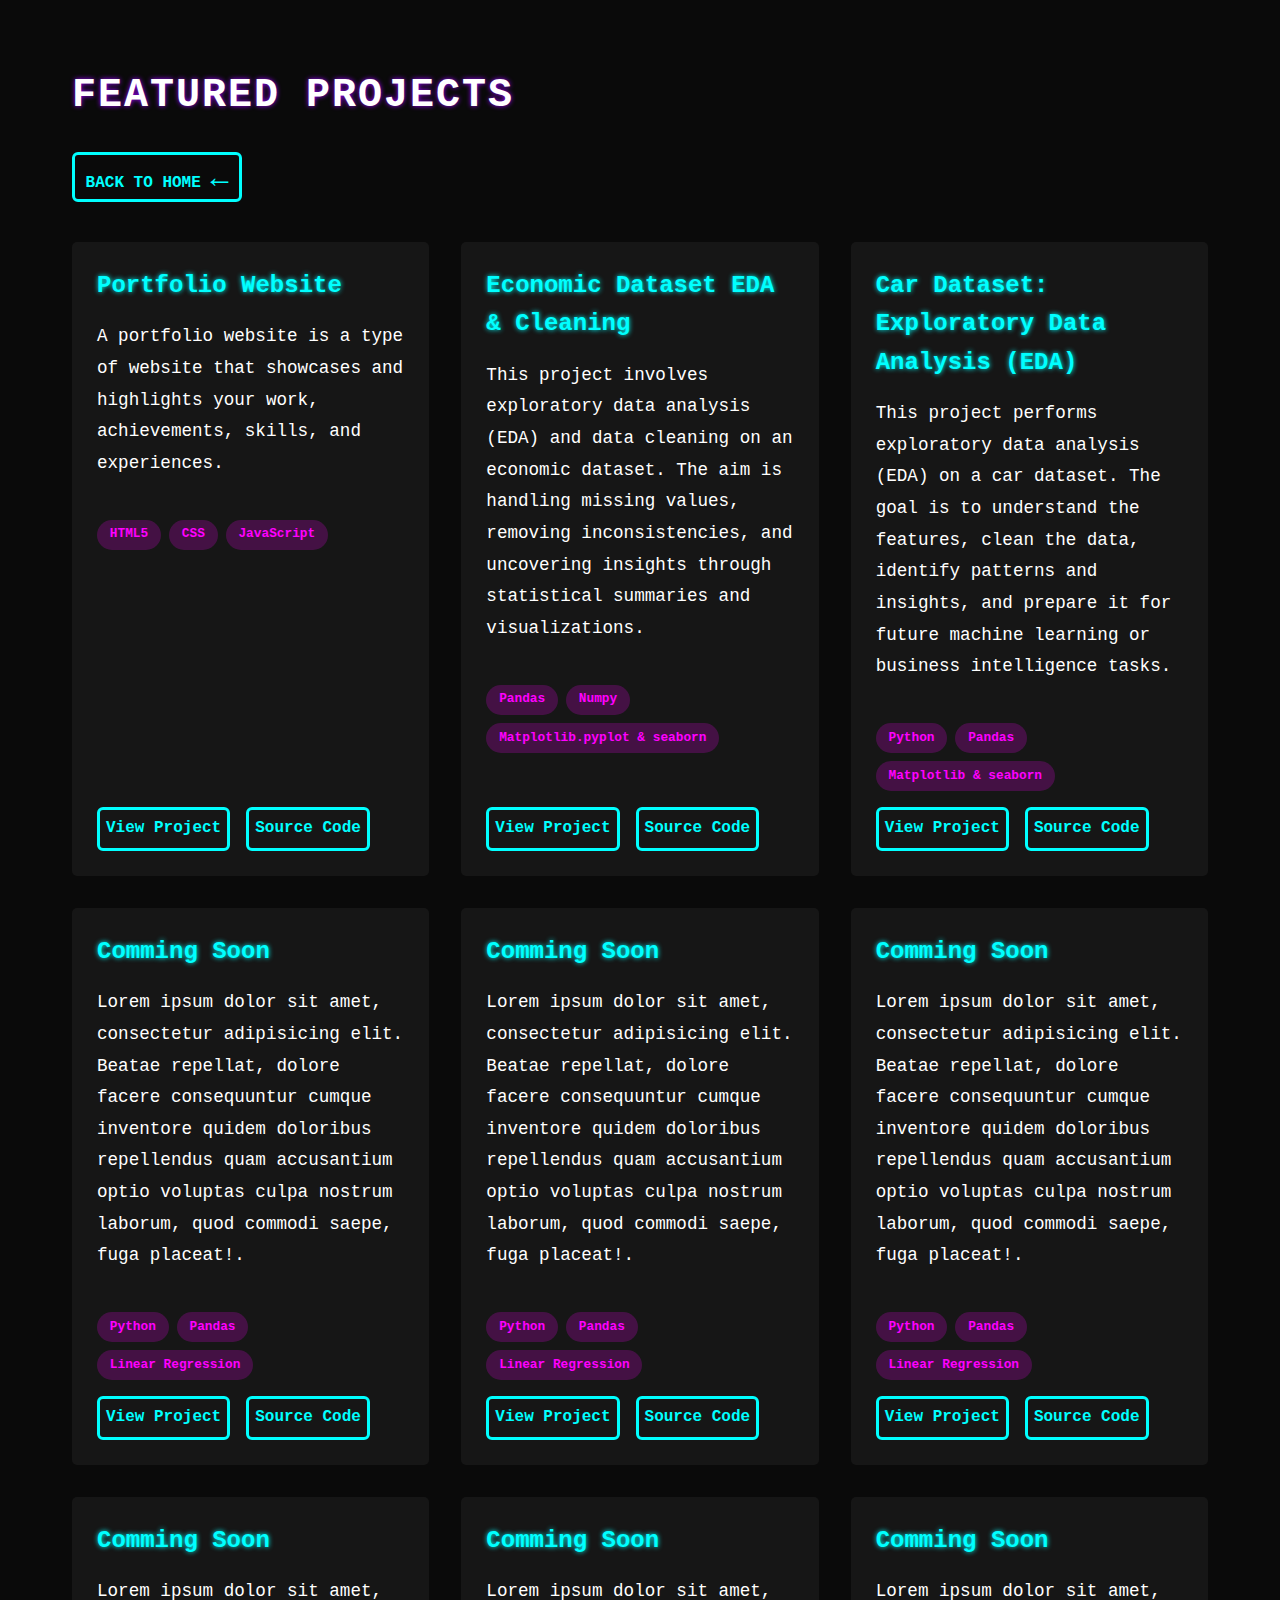
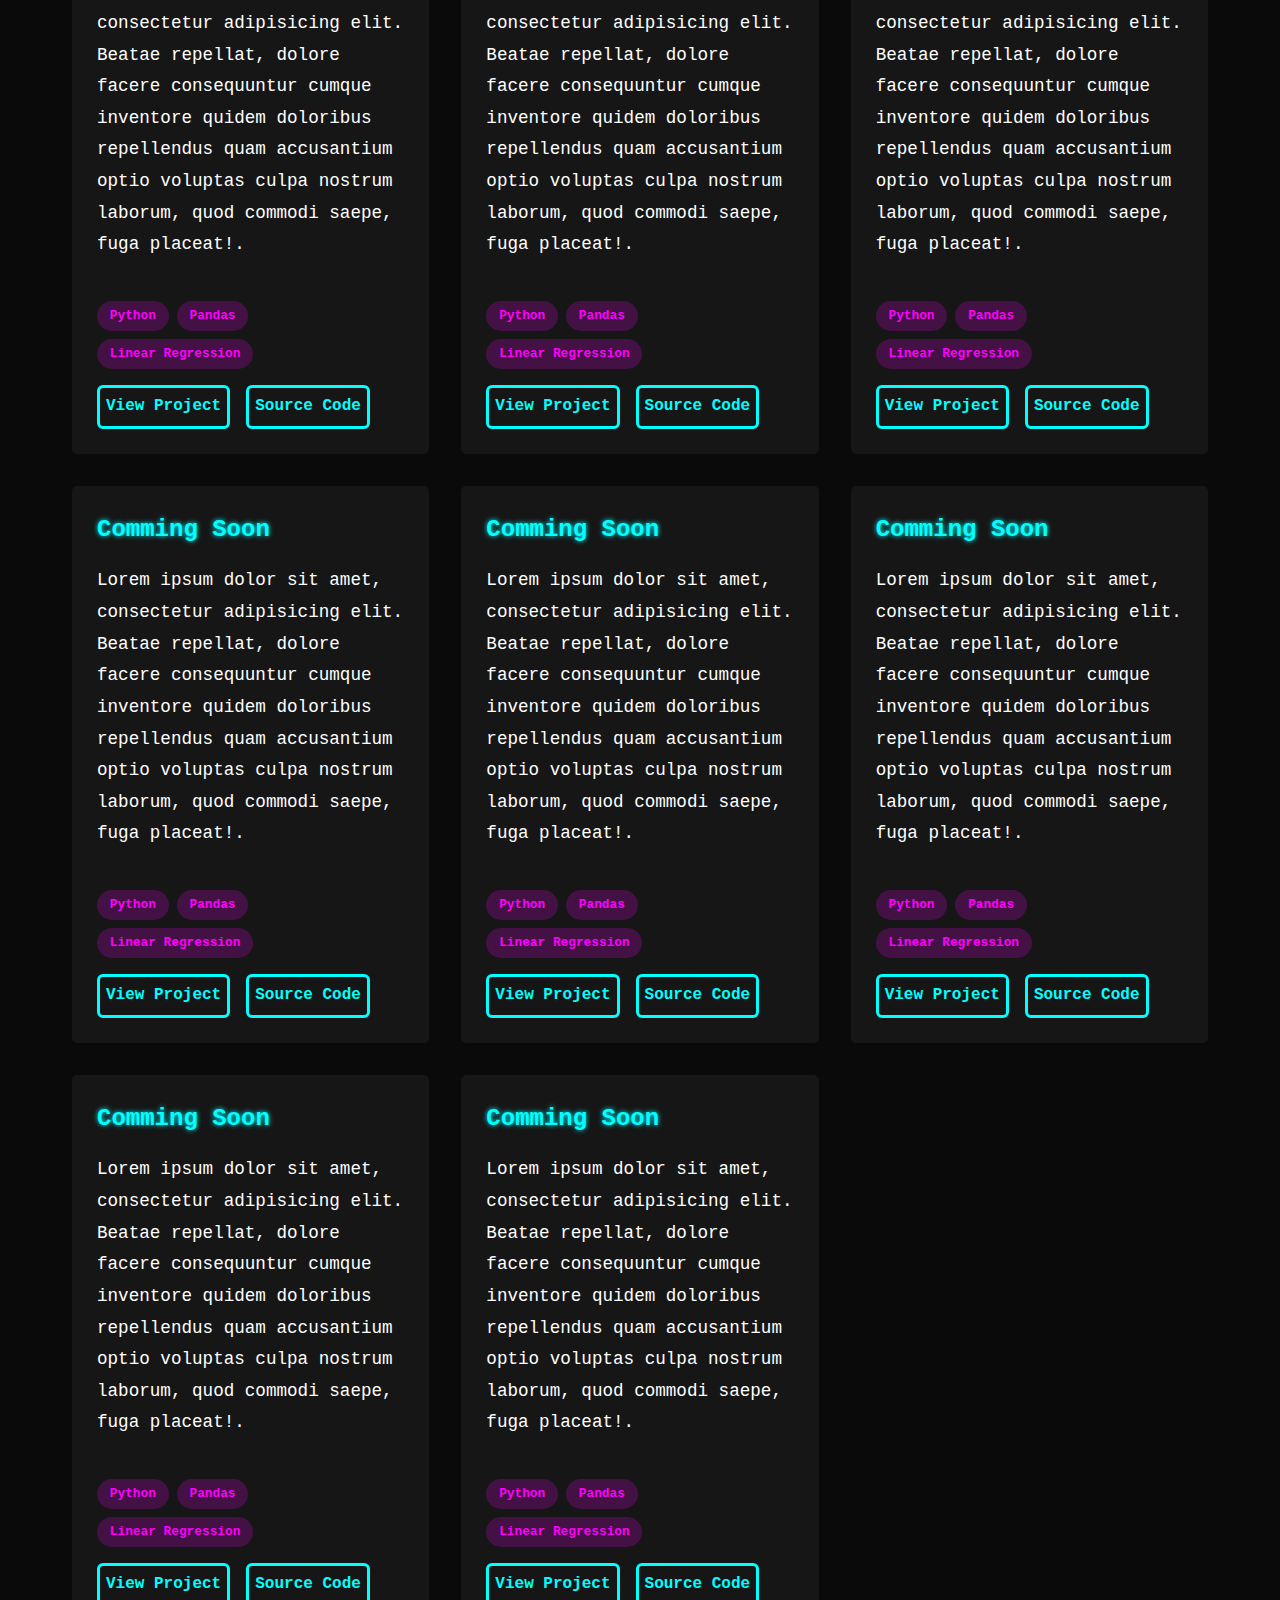
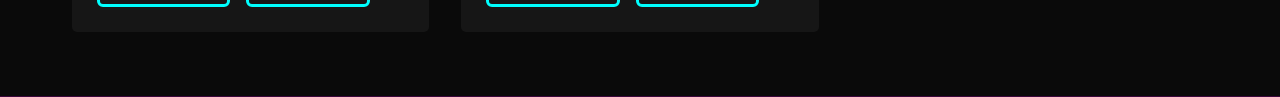
<file: assets/projects/projects.html>
<!DOCTYPE html>
<html lang="en">
<head>
    <meta charset="UTF-8">
    <meta name="viewport" content="width=device-width, initial-scale=1.0">
    <title>Projects</title>
    <link rel="stylesheet" href="../css/style.css">
    <style>
        /* project more */

        /* back to home */
        .center-box-back{
            display: flex;
            align-items: center;
            justify-content: left;
        }
        .back-home{
            height: 50px;
            width: 170px;
            text-align: center;
            margin-bottom: 40px;
            padding: 0;
        }
        .back-home:hover{
            color: var(--neon-pink);
            text-shadow: 0 0 5px var(--neon-pink);
            cursor: pointer;
        }

        .arrow{
            font-size: 30px;
            text-align: center;
        }
    </style>
</head>
<body>
        <!-- Projects Section -->
        <section id="projects">
            <div class="container">
                <h2>Featured Projects</h2>
                <div class="center-box-back">
                <a href="../../index.html" class="project-link back-home" id="viewMoreLink" >BACK TO HOME <span class="arrow">←</span></a>
                </div>
                <div class="projects-grid">
                    <div class="project-card">
                        <div class="project-title">Portfolio Website</div>
                        <p>A portfolio website is a type of website that showcases and highlights your work, achievements, skills, and experiences.</p>
                        <div class="project-tags">
                            <span class="project-tag">HTML5</span>
                            <span class="project-tag">CSS</span>
                            <span class="project-tag">JavaScript</span>
                        </div>
                        <div class="project-links">
                            <a href="https://www.tamangyubraj.com.np/" class="project-link" target="_blank">View Project</a>
                            <a href="https://github.com/Yubraj-Tamang/my_portfolio.git" class="project-link">Source Code</a>
                        </div>
                    </div>
                    <div class="project-card">
                        <div class="project-title">Economic Dataset EDA & Cleaning</div>
                        <p>This project involves exploratory data analysis (EDA) and data cleaning on an economic dataset. The aim is handling missing values, removing inconsistencies, and uncovering insights through statistical summaries and visualizations.</p>
                        <div class="project-tags">
                            <span class="project-tag">Pandas</span>
                            <span class="project-tag">Numpy</span>
                            <span class="project-tag">Matplotlib.pyplot & seaborn</span>
                        </div>
                        <div class="project-links">
                            <a href="https://github.com/Yubraj-Tamang/economic_Dataset_EDA-_Cleaning.git" class="project-link">View Project</a>
                            <a href="https://github.com/Yubraj-Tamang/economic_Dataset_EDA-_Cleaning.git" class="project-link">Source Code</a>
                        </div>
                    </div>
                    <div class="project-card">
                        <div class="project-title">Car Dataset: Exploratory Data Analysis (EDA)</div>
                        <p>This project performs exploratory data analysis (EDA) on a car dataset. The goal is to understand the features, clean the data, identify patterns and insights, and prepare it for future machine learning or business intelligence tasks.</p>
                        <div class="project-tags">
                            <span class="project-tag">Python</span>
                            <span class="project-tag">Pandas</span>
                            <span class="project-tag">Matplotlib & seaborn</span>
                        </div>
                        <div class="project-links">
                            <a href="https://github.com/Yubraj-Tamang/car_dataset_explonary-_data_ansysis.git" class="project-link">View Project</a>
                            <a href="https://github.com/Yubraj-Tamang/car_dataset_explonary-_data_ansysis.git" class="project-link">Source Code</a>
                        </div>
                    </div>
                          <div class="project-card">
                        <div class="project-title">Comming Soon</div>
                        <p>Lorem ipsum dolor sit amet, consectetur adipisicing elit. Beatae repellat, dolore facere consequuntur cumque inventore quidem doloribus repellendus quam accusantium optio voluptas culpa nostrum laborum, quod commodi saepe, fuga placeat!.</p>
                        <div class="project-tags">
                            <span class="project-tag">Python</span>
                            <span class="project-tag">Pandas</span>
                            <span class="project-tag">Linear Regression</span>
                        </div>
                        <div class="project-links">
                            <a href="#" class="project-link" target="_blank">View Project</a>
                            <a href="#" class="project-link">Source Code</a>
                        </div>
                    </div>
                           <div class="project-card">
                        <div class="project-title">Comming Soon</div>
                        <p>Lorem ipsum dolor sit amet, consectetur adipisicing elit. Beatae repellat, dolore facere consequuntur cumque inventore quidem doloribus repellendus quam accusantium optio voluptas culpa nostrum laborum, quod commodi saepe, fuga placeat!.</p>
                        <div class="project-tags">
                            <span class="project-tag">Python</span>
                            <span class="project-tag">Pandas</span>
                            <span class="project-tag">Linear Regression</span>
                        </div>
                        <div class="project-links">
                            <a href="#" class="project-link" target="_blank">View Project</a>
                            <a href="#" class="project-link">Source Code</a>
                        </div>
                    </div>
                           <div class="project-card">
                        <div class="project-title">Comming Soon</div>
                        <p>Lorem ipsum dolor sit amet, consectetur adipisicing elit. Beatae repellat, dolore facere consequuntur cumque inventore quidem doloribus repellendus quam accusantium optio voluptas culpa nostrum laborum, quod commodi saepe, fuga placeat!.</p>
                        <div class="project-tags">
                            <span class="project-tag">Python</span>
                            <span class="project-tag">Pandas</span>
                            <span class="project-tag">Linear Regression</span>
                        </div>
                        <div class="project-links">
                            <a href="#" class="project-link" target="_blank">View Project</a>
                            <a href="#" class="project-link">Source Code</a>
                        </div>
                    </div>
                           <div class="project-card">
                        <div class="project-title">Comming Soon</div>
                        <p>Lorem ipsum dolor sit amet, consectetur adipisicing elit. Beatae repellat, dolore facere consequuntur cumque inventore quidem doloribus repellendus quam accusantium optio voluptas culpa nostrum laborum, quod commodi saepe, fuga placeat!.</p>
                        <div class="project-tags">
                            <span class="project-tag">Python</span>
                            <span class="project-tag">Pandas</span>
                            <span class="project-tag">Linear Regression</span>
                        </div>
                        <div class="project-links">
                            <a href="#" class="project-link" target="_blank">View Project</a>
                            <a href="#" class="project-link">Source Code</a>
                        </div>
                    </div>
                           <div class="project-card">
                        <div class="project-title">Comming Soon</div>
                        <p>Lorem ipsum dolor sit amet, consectetur adipisicing elit. Beatae repellat, dolore facere consequuntur cumque inventore quidem doloribus repellendus quam accusantium optio voluptas culpa nostrum laborum, quod commodi saepe, fuga placeat!.</p>
                        <div class="project-tags">
                            <span class="project-tag">Python</span>
                            <span class="project-tag">Pandas</span>
                            <span class="project-tag">Linear Regression</span>
                        </div>
                        <div class="project-links">
                            <a href="#" class="project-link" target="_blank">View Project</a>
                            <a href="#" class="project-link">Source Code</a>
                        </div>
                    </div>
                           <div class="project-card">
                        <div class="project-title">Comming Soon</div>
                        <p>Lorem ipsum dolor sit amet, consectetur adipisicing elit. Beatae repellat, dolore facere consequuntur cumque inventore quidem doloribus repellendus quam accusantium optio voluptas culpa nostrum laborum, quod commodi saepe, fuga placeat!.</p>
                        <div class="project-tags">
                            <span class="project-tag">Python</span>
                            <span class="project-tag">Pandas</span>
                            <span class="project-tag">Linear Regression</span>
                        </div>
                        <div class="project-links">
                            <a href="#" class="project-link" target="_blank">View Project</a>
                            <a href="#" class="project-link">Source Code</a>
                        </div>
                    </div>
                           <div class="project-card">
                        <div class="project-title">Comming Soon</div>
                        <p>Lorem ipsum dolor sit amet, consectetur adipisicing elit. Beatae repellat, dolore facere consequuntur cumque inventore quidem doloribus repellendus quam accusantium optio voluptas culpa nostrum laborum, quod commodi saepe, fuga placeat!.</p>
                        <div class="project-tags">
                            <span class="project-tag">Python</span>
                            <span class="project-tag">Pandas</span>
                            <span class="project-tag">Linear Regression</span>
                        </div>
                        <div class="project-links">
                            <a href="#" class="project-link" target="_blank">View Project</a>
                            <a href="#" class="project-link">Source Code</a>
                        </div>
                    </div>
                           <div class="project-card">
                        <div class="project-title">Comming Soon</div>
                        <p>Lorem ipsum dolor sit amet, consectetur adipisicing elit. Beatae repellat, dolore facere consequuntur cumque inventore quidem doloribus repellendus quam accusantium optio voluptas culpa nostrum laborum, quod commodi saepe, fuga placeat!.</p>
                        <div class="project-tags">
                            <span class="project-tag">Python</span>
                            <span class="project-tag">Pandas</span>
                            <span class="project-tag">Linear Regression</span>
                        </div>
                        <div class="project-links">
                            <a href="#" class="project-link" target="_blank">View Project</a>
                            <a href="#" class="project-link">Source Code</a>
                        </div>
                    </div>
                           <div class="project-card">
                        <div class="project-title">Comming Soon</div>
                        <p>Lorem ipsum dolor sit amet, consectetur adipisicing elit. Beatae repellat, dolore facere consequuntur cumque inventore quidem doloribus repellendus quam accusantium optio voluptas culpa nostrum laborum, quod commodi saepe, fuga placeat!.</p>
                        <div class="project-tags">
                            <span class="project-tag">Python</span>
                            <span class="project-tag">Pandas</span>
                            <span class="project-tag">Linear Regression</span>
                        </div>
                        <div class="project-links">
                            <a href="#" class="project-link" target="_blank">View Project</a>
                            <a href="#" class="project-link">Source Code</a>
                        </div>
                    </div>
                           <div class="project-card">
                        <div class="project-title">Comming Soon</div>
                        <p>Lorem ipsum dolor sit amet, consectetur adipisicing elit. Beatae repellat, dolore facere consequuntur cumque inventore quidem doloribus repellendus quam accusantium optio voluptas culpa nostrum laborum, quod commodi saepe, fuga placeat!.</p>
                        <div class="project-tags">
                            <span class="project-tag">Python</span>
                            <span class="project-tag">Pandas</span>
                            <span class="project-tag">Linear Regression</span>
                        </div>
                        <div class="project-links">
                            <a href="#" class="project-link" target="_blank">View Project</a>
                            <a href="#" class="project-link">Source Code</a>
                        </div>
                    </div>
                           <div class="project-card">
                        <div class="project-title">Comming Soon</div>
                        <p>Lorem ipsum dolor sit amet, consectetur adipisicing elit. Beatae repellat, dolore facere consequuntur cumque inventore quidem doloribus repellendus quam accusantium optio voluptas culpa nostrum laborum, quod commodi saepe, fuga placeat!.</p>
                        <div class="project-tags">
                            <span class="project-tag">Python</span>
                            <span class="project-tag">Pandas</span>
                            <span class="project-tag">Linear Regression</span>
                        </div>
                        <div class="project-links">
                            <a href="#" class="project-link" target="_blank">View Project</a>
                            <a href="#" class="project-link">Source Code</a>
                        </div>
                    </div>
                    
                </div>

            </div>
        </section>
        

        <script src="../javascript/script.js"></script>
</body>
</html>
</file>
<file: assets/css/style.css>
:root {
            --background: #0a0a0a;
            --text: #ffffff;
            --neon-pink: #ff00ff;
            --neon-blue: #00ffff;
            --neon-purple: #9900ff;
            --transition: all 0.3s ease;
        }

        * {
            margin: 0;
            padding: 0;
            box-sizing: border-box;
            font-family: 'Courier New', monospace;
        }

        body {
            background-color: var(--background);
            color: var(--text);
            line-height: 1.6;
            overflow-x: hidden;
        }

        a {
            text-decoration: none;
            color: var(--text);
        }

        .container {
            max-width: 1200px;
            margin: 0 auto;
            padding: 0 2rem;
        }

        /* Header and Navigation */
        header {
            position: fixed;
            top: 0;
            left: 0;
            width: 100%;
            padding: 1.5rem 0;
            z-index: 1000;
            background-color: rgba(10, 10, 10, 0.9);
            border-bottom: 1px solid var(--neon-blue);
            box-shadow: 0 0 10px var(--neon-blue);
        }

        nav {
            display: flex;
            justify-content: space-between;
            align-items: center;
        }

        .logo {
            font-size: 1.8rem;
            font-weight: bold;
            text-shadow: 0 0 5px var(--neon-pink), 0 0 10px var(--neon-pink);
            animation: flicker 3s infinite alternate;
        }

        .nav-links {
            display: flex;
            gap: 2rem;
        }

        .nav-links a {
            position: relative;
            font-size: 1.1rem;
            text-transform: uppercase;
            letter-spacing: 1px;
            transition: var(--transition);
        }

        .nav-links a:hover {
            color: var(--neon-blue);
            text-shadow: 0 0 5px var(--neon-blue), 0 0 10px var(--neon-blue);
        }

        .nav-links a::after {
            content: '';
            position: absolute;
            left: 0;
            bottom: -5px;
            width: 0;
            height: 2px;
            background-color: var(--neon-blue);
            transition: var(--transition);
            box-shadow: 0 0 5px var(--neon-blue);
        }

        .nav-links a:hover::after {
            width: 100%;
        }

        /* Hamburger Menu */
        .hamburger {
            display: none;
            cursor: pointer;
            flex-direction: column;
            gap: 6px;
            z-index: 1001;
        }

        .hamburger div {
            width: 30px;
            height: 3px;
            background-color: var(--text);
            transition: var(--transition);
            box-shadow: 0 0 5px var(--neon-pink);
        }

        /* Main Content */
        main {
            padding-top: 6rem;
        }

        section {
            min-height: 100vh;
            display: flex;
            align-items: center;
            padding: 4rem 0;
            border-bottom: 1px solid rgba(255, 0, 255, 0.2);
        }

        h1, h2, h3 {
            font-weight: bold;
            margin-bottom: 1.5rem;
        }

        h1 {
            font-size: 3.5rem;
            animation: glow 2s ease-in-out infinite alternate;
        }

        h2 {
            font-size: 2.5rem;
            text-shadow: 0 0 5px var(--neon-purple);
            letter-spacing: 2px;
            text-transform: uppercase;
        }

        h3 {
            font-size: 1.8rem;
            color: var(--neon-blue);
        }

        p {
            margin-bottom: 1.5rem;
            font-size: 1.1rem;
            line-height: 1.8;
        }

        /* Home Section */
        #home {
            text-align: center;
            position: relative;
        }

        .home-content {
            max-width: 800px;
            margin: 0 auto;
        }

        .home-content p {
            margin-bottom: 2.5rem;
            font-size: 1.3rem;
        }

        .job-title {
            color: var(--neon-pink);
            font-size: 1.5rem;
            margin-bottom: 2rem;
            text-shadow: 0 0 5px var(--neon-pink);
            font-weight: bold;
        }

        .cta-buttons {
            display: flex;
            justify-content: center;
            gap: 1.5rem;
            margin-top: 2rem;
            flex-wrap: wrap;
        }

        .cta-btn {
            padding: 0.8rem 1.8rem;
            border: 2px solid;
            border-radius: 5px;
            font-size: 1rem;
            font-weight: bold;
            text-transform: uppercase;
            letter-spacing: 1px;
            cursor: pointer;
            transition: var(--transition);
            position: relative;
            overflow: hidden;
            z-index: 1;
        }

        .cta-btn.primary {
            border-color: var(--neon-pink);
            color: var(--neon-pink);
        }

        .cta-btn.secondary {
            border-color: var(--neon-blue);
            color: var(--neon-blue);
        }

        .cta-btn.tertiary {
            border-color: var(--neon-purple);
            color: var(--neon-purple);
        }

        .cta-btn::before {
            content: '';
            position: absolute;
            top: 0;
            left: -100%;
            width: 100%;
            height: 100%;
            transition: var(--transition);
            z-index: -1;
        }

        .cta-btn.primary::before {
            background-color: var(--neon-pink);
        }

        .cta-btn.secondary::before {
            background-color: var(--neon-blue);
        }

        .cta-btn.tertiary::before {
            background-color: var(--neon-purple);
        }

        .cta-btn:hover::before {
            left: 0;
        }

        .cta-btn:hover {
            color: var(--background);
            box-shadow: 0 0 15px currentColor;
        }

        /* About Section */
        #about {
            background: linear-gradient(rgba(10, 10, 10, 0.9), rgba(10, 10, 10, 0.9)), 
                        repeating-linear-gradient(45deg, transparent, transparent 10px, rgba(153, 0, 255, 0.05) 10px, rgba(153, 0, 255, 0.05) 20px);
        }

        .about-content {
            display: grid;
            grid-template-columns: 1fr 1fr;
            gap: 3rem;
            align-items: center;
        }

        .about-text h2 {
            position: relative;
            display: inline-block;
        }

        .about-text h2::after {
            content: '';
            position: absolute;
            left: 0;
            bottom: -10px;
            width: 50px;
            height: 3px;
            background-color: var(--neon-pink);
            box-shadow: 0 0 10px var(--neon-pink);
        }

        .skills-grid {
            display: grid;
            grid-template-columns: repeat(auto-fill, minmax(160px, 1fr));
            gap: 1.5rem;
        }

        /* Skills Section */
        .skill-item {
            background-color: rgba(255, 255, 255, 0.05);
            padding: 1.5rem;
            border-radius: 5px;
            text-align: center;
            transition: var(--transition);
            border: 1px solid transparent;
        }

        .skill-item:hover {
            transform: translateY(-5px);
            border-color: var(--neon-blue);
            box-shadow: 0 0 15px var(--neon-blue);
        }

        .skill-name {
            font-size: 1.2rem;
            font-weight: bold;
            margin-bottom: 0.5rem;
            color: var(--neon-pink);
        }

        /* .skill-level {
            height: 8px;
            background-color: rgba(255, 255, 255, 0.1);
            border-radius: 10px;
            overflow: hidden;
            margin-top: 0.8rem;
        } */

        /* .skill-progress {
            height: 100%;
            border-radius: 10px;
            background: linear-gradient(90deg, var(--neon-blue), var(--neon-pink));
            box-shadow: 0 0 10px var(--neon-pink);
        } */

        /* Education Section */
        .timeline {
            position: relative;
            max-width: 800px;
            margin: 0 auto;
        }

        .timeline::after {
            content: '';
            position: absolute;
            top: 0;
            bottom: 0;
            left: 50%;
            width: 2px;
            background-color: var(--neon-blue);
            transform: translateX(-50%);
            box-shadow: 0 0 10px var(--neon-blue);
        }

        .timeline-item {
            position: relative;
            width: 50%;
            padding: 1.5rem;
            box-sizing: border-box;
            margin-bottom: 2rem;
        }

        .timeline-item:nth-child(odd) {
            left: 0;
            padding-right: 3rem;
            text-align: right;
        }

        .timeline-item:nth-child(even) {
            left: 50%;
            padding-left: 3rem;
        }

        .timeline-item::after {
            content: '';
            position: absolute;
            top: 20px;
            width: 20px;
            height: 20px;
            border-radius: 50%;
            background-color: var(--neon-purple);
            box-shadow: 0 0 10px var(--neon-purple);
        }

        .timeline-item:nth-child(odd)::after {
            right: -10px;
        }

        .timeline-item:nth-child(even)::after {
            left: -10px;
        }

        .timeline-date {
            font-size: 1.2rem;
            font-weight: bold;
            color: var(--neon-pink);
            margin-bottom: 0.5rem;
            text-shadow: 0 0 5px var(--neon-pink);
        }

        .timeline-title {
            font-size: 1.3rem;
            font-weight: bold;
            margin-bottom: 0.5rem;
        }

        /* Projects Section */
        .projects-grid {
            display: grid;
            grid-template-columns: repeat(auto-fill, minmax(300px, 1fr));
            gap: 2rem;
        }

        .project-card {
            background-color: rgba(255, 255, 255, 0.05);
            border-radius: 5px;
            padding: 1.5rem;
            transition: var(--transition);
            border: 1px solid transparent;
            height: 100%;
            display: flex;
            flex-direction: column;
        }

        .project-card:hover {
            transform: translateY(-5px);
            border-color: var(--neon-pink);
            box-shadow: 0 0 15px var(--neon-pink);
        }

        .project-title {
            font-size: 1.5rem;
            font-weight: bold;
            margin-bottom: 1rem;
            color: var(--neon-blue);
            text-shadow: 0 0 5px var(--neon-blue);
        }

        .project-tags {
            display: flex;
            gap: 0.5rem;
            flex-wrap: wrap;
            margin: 1rem 0;
        }

        .project-tag {
            background-color: rgba(255, 0, 255, 0.2);
            color: var(--neon-pink);
            padding: 0.3rem 0.8rem;
            font-size: 0.8rem;
            border-radius: 15px;
            font-weight: bold;
        }

        .project-links {
            margin-top: auto;
            display: flex;
            gap: 1rem;
        }

        .project-link {
            color: var(--neon-blue);
            font-weight: bold;
            transition: var(--transition);
            border-style: solid;
            padding: 6px;
            text-align: center;
            border-radius: 6px;
        }
   
        .project-link:hover {
            color: var(--neon-pink);
            text-shadow: 0 0 5px var(--neon-pink);
        }

        /* Contact Section */
        .contact-content {
            display: grid;
            grid-template-columns: 1fr 1fr;
            gap: 3rem;
            align-items: center;
        }

        .contact-info {
            display: flex;
            flex-direction: column;
            gap: 1.5rem;
        }

        .contact-item {
            display: flex;
            align-items: center;
            gap: 1rem;
        }

        .contact-icon {
            width: 50px;
            height: 50px;
            border-radius: 50%;
            display: flex;
            align-items: center;
            justify-content: center;
            background-color: rgba(255, 255, 255, 0.05);
            border: 1px solid var(--neon-blue);
            color: var(--neon-blue);
            font-size: 1.5rem;
            box-shadow: 0 0 10px var(--neon-blue);
        }

        .contact-form {
            display: flex;
            flex-direction: column;
            gap: 1.5rem;
        }

        .form-group {
            display: flex;
            flex-direction: column;
            gap: 0.5rem;
        }

        .form-group label {
            font-size: 1rem;
            font-weight: bold;
        }

        .form-control {
            background-color: rgba(255, 255, 255, 0.05);
            border: 1px solid var(--neon-purple);
            border-radius: 5px;
            padding: 0.8rem;
            font-size: 1rem;
            color: var(--text);
            transition: var(--transition);
        }

        .form-control:focus {
            outline: none;
            border-color: var(--neon-pink);
            box-shadow: 0 0 10px var(--neon-pink);
        }

        textarea.form-control {
            resize: vertical;
            min-height: 150px;
        }

        .submit-btn {
            padding: 1rem;
            background-color: transparent;
            border: 2px solid var(--neon-blue);
            color: var(--neon-blue);
            font-size: 1rem;
            font-weight: bold;
            text-transform: uppercase;
            letter-spacing: 1px;
            cursor: pointer;
            transition: var(--transition);
            position: relative;
            overflow: hidden;
            z-index: 1;
            border-radius: 5px;
        }

        .submit-btn::before {
            content: '';
            position: absolute;
            top: 0;
            left: -100%;
            width: 100%;
            height: 100%;
            background-color: var(--neon-blue);
            transition: var(--transition);
            z-index: -1;
        }

        .submit-btn:hover::before {
            left: 0;
        }

        .submit-btn:hover {
            color: var(--background);
            box-shadow: 0 0 15px var(--neon-blue);
        }

        /* Footer */
        footer {
            background-color: rgba(10, 10, 10, 0.9);
            padding: 2rem 0;
            text-align: center;
            border-top: 1px solid var(--neon-pink);
        }

        .social-links {
            display: flex;
            justify-content: center;
            gap: 1.5rem;
            margin-bottom: 1.5rem;
        }

        .social-link {
            width: 40px;
            height: 40px;
            border-radius: 50%;
            display: flex;
            align-items: center;
            justify-content: center;
            background-color: rgba(255, 255, 255, 0.05);
            border: 1px solid var(--neon-purple);
            color: var(--neon-purple);
            font-size: 1.2rem;
            transition: var(--transition);
        }

        .social-link:hover {
            background-color: var(--neon-purple);
            color: var(--background);
            transform: translateY(-5px);
            box-shadow: 0 0 15px var(--neon-purple);
        }

        .copyright {
            font-size: 0.9rem;
            color: rgba(255, 255, 255, 0.7);
        }

        /* Animations */
        @keyframes glow {
            0% {
                text-shadow: 0 0 5px var(--neon-blue), 0 0 10px var(--neon-blue);
            }
            50% {
                text-shadow: 0 0 10px var(--neon-blue), 0 0 20px var(--neon-blue), 0 0 30px var(--neon-blue);
            }
            100% {
                text-shadow: 0 0 5px var(--neon-blue), 0 0 10px var(--neon-blue);
            }
        }

        @keyframes flicker {
            0%, 19.999%, 22%, 62.999%, 64%, 64.999%, 70%, 100% {
                opacity: 1;
            }
            20%, 21.999%, 63%, 63.999%, 65%, 69.999% {
                opacity: 0.5;
            }
        }

        /* Grid Background Animation */
        .grid-background {
            position: fixed;
            top: 0;
            left: 0;
            width: 100%;
            height: 100%;
            background-size: 50px 50px;
            background-image: 
                linear-gradient(to right, rgba(255, 0, 255, 0.05) 1px, transparent 1px),
                linear-gradient(to bottom, rgba(0, 255, 255, 0.05) 1px, transparent 1px);
            z-index: -1;
            animation: gridMove 15s linear infinite;
        }

        @keyframes gridMove {
            0% {
                background-position: 0 0;
            }
            100% {
                background-position: 50px 50px;
            }
        }

        /* Back to Top Button */
        .back-to-top {
            position: fixed;
            bottom: 2rem;
            right: 2rem;
            width: 50px;
            height: 50px;
            border-radius: 50%;
            background-color: var(--neon-blue);
            color: var(--background);
            display: flex;
            align-items: center;
            justify-content: center;
            font-size: 1.5rem;
            cursor: pointer;
            transition: var(--transition);
            opacity: 0;
            visibility: hidden;
            z-index: 999;
            box-shadow: 0 0 15px var(--neon-blue);
        }

        .back-to-top.show {
            opacity: 1;
            visibility: visible;
        }

        .back-to-top:hover {
            transform: translateY(-5px);
            background-color: var(--neon-pink);
            box-shadow: 0 0 15px var(--neon-pink);
        }

        /* Responsive Styles */
        @media (max-width: 992px) {
            .about-content,
            .contact-content {
                grid-template-columns: 1fr;
                gap: 2rem;
            }

            .timeline::after {
                left: 30px;
            }

            .timeline-item {
                width: 100%;
                left: 0;
                padding-left: 70px;
                padding-right: 1.5rem;
                text-align: left;
            }

            .timeline-item:nth-child(odd),
            .timeline-item:nth-child(even) {
                left: 0;
                padding-left: 70px;
                padding-right: 1.5rem;
                text-align: left;
            }

            .timeline-item:nth-child(odd)::after,
            .timeline-item:nth-child(even)::after {
                left: 20px;
            }
        }

        @media (max-width: 768px) {
            h1 {
                font-size: 2.5rem;
            }

            h2 {
                font-size: 2rem;
            }

            .hamburger {
                display: flex;
            }

            .nav-links {
                position: fixed;
                top: 0;
                left: -100%;
                width: 70%;
                height: 100vh;
                background-color: rgba(10, 10, 10, 0.95);
                flex-direction: column;
                justify-content: center;
                align-items: center;
                transition: var(--transition);
                z-index: 1000;
                border-right: 1px solid var(--neon-pink);
            }

            .nav-links.active {
                left: 0;
                box-shadow: 5px 0 15px rgba(255, 0, 255, 0.3);
            }

            .nav-links a {
                font-size: 1.5rem;
                padding: 1rem 0;
            }

            .timeline-item {
                padding-left: 60px;
            }

            .timeline-item::after {
                width: 15px;
                height: 15px;
            }

            .timeline::after {
                left: 22px;
            }

            .projects-grid {
                grid-template-columns: 1fr;
            }
        }

        @media (max-width: 480px) {
            h1 {
                font-size: 2rem;
            }

            h2 {
                font-size: 1.8rem;
            }

            .container {
                padding: 0 1rem;
            }

            .nav-links {
                width: 100%;
            }

            .cta-btn {
                padding: 0.7rem 1.5rem;
                font-size: 0.9rem;
            }

            .skills-grid {
                grid-template-columns: 1fr 1fr;
            }
        }
</file>
